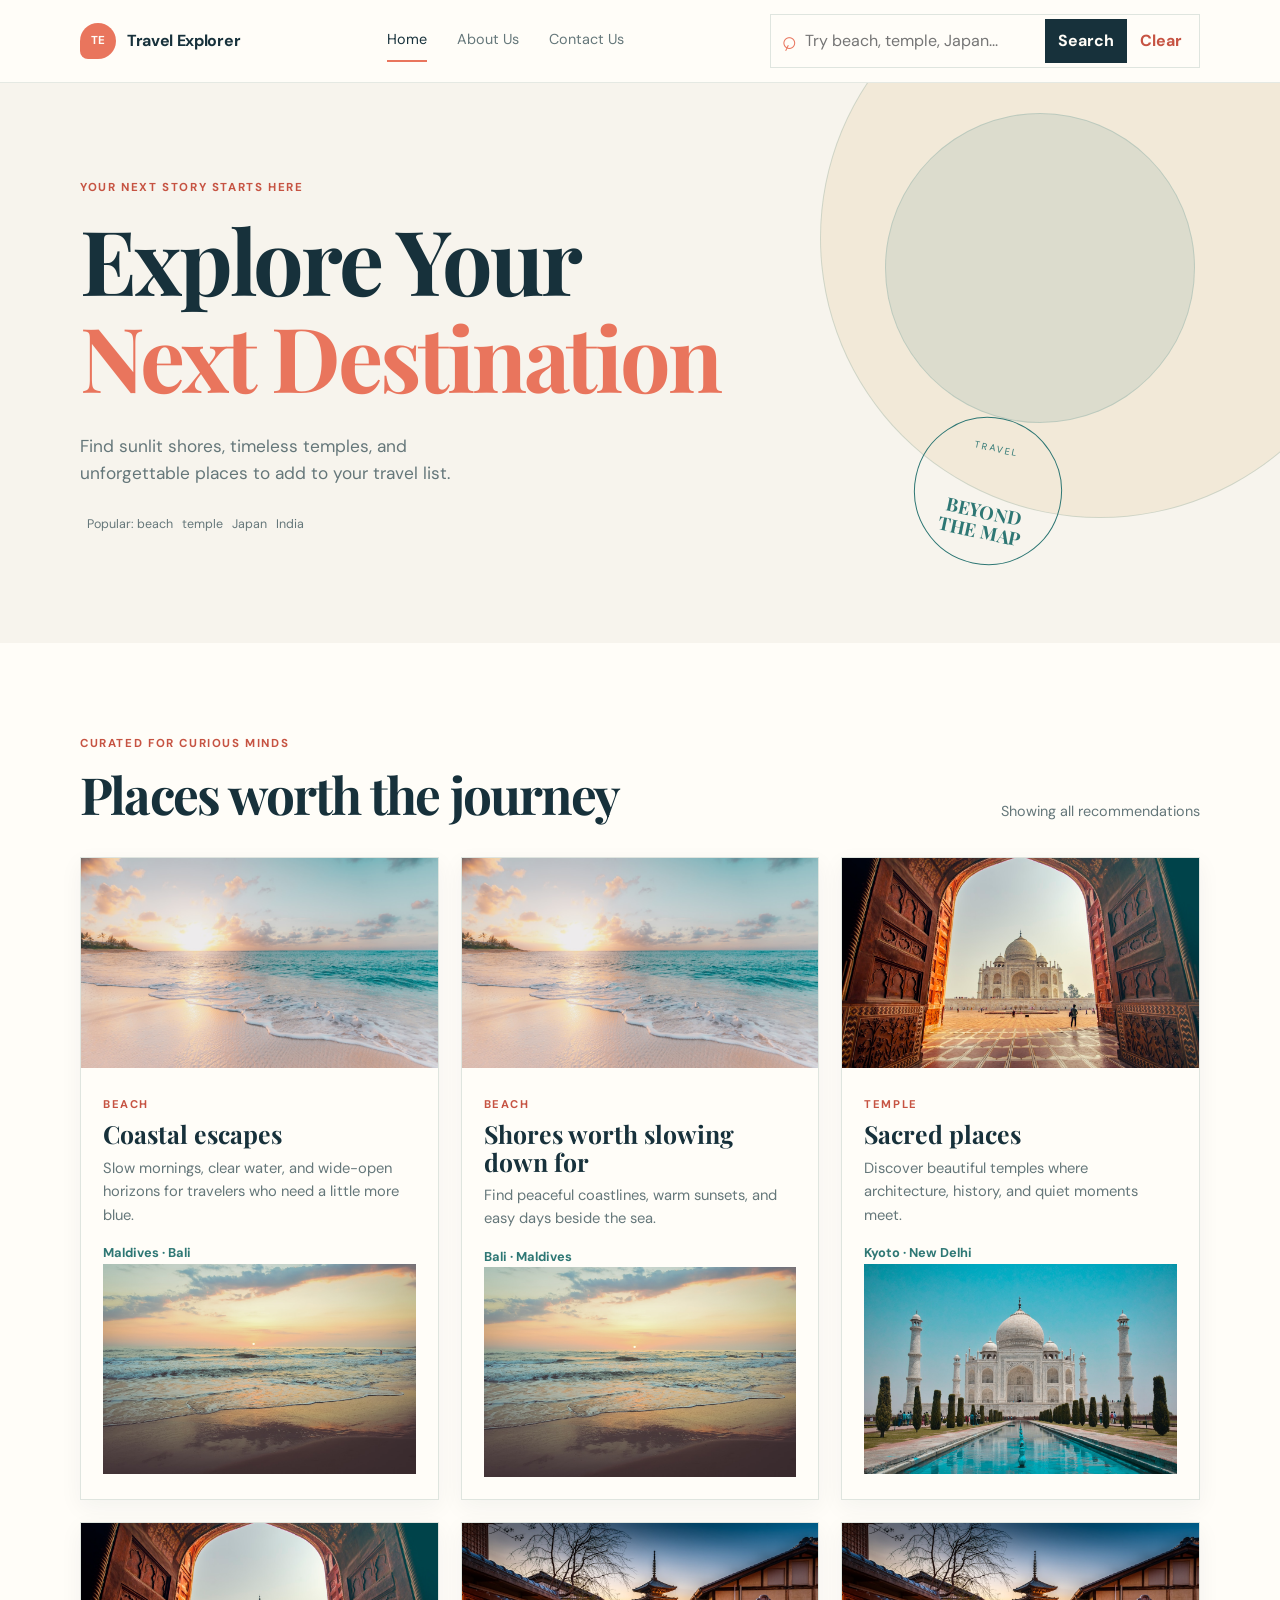
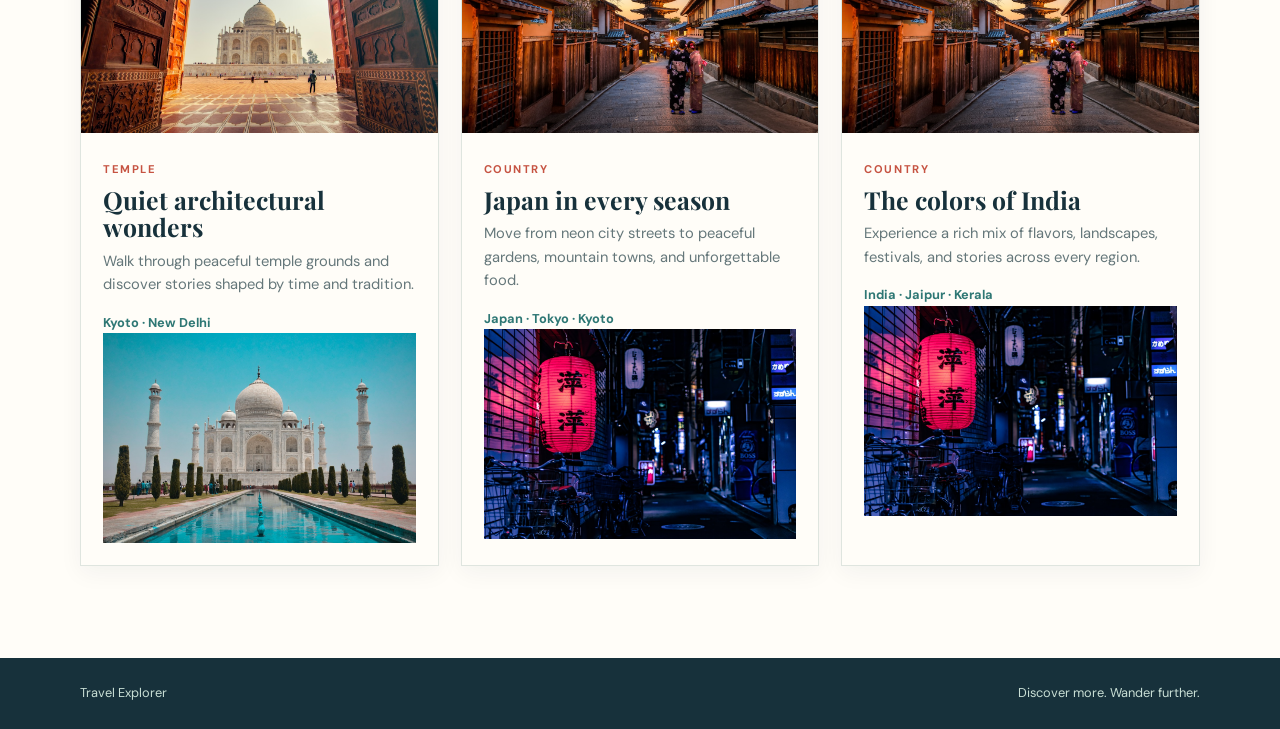
<file: index.html>
<!DOCTYPE html>
<html lang="en">
<head>
  <meta charset="UTF-8">
  <meta name="viewport" content="width=device-width, initial-scale=1.0">
  <meta name="description" content="Travel Explorer helps you discover beautiful beaches, temples, and countries for your next journey.">
  <title>Travel Explorer | Discover Your Next Destination</title>
  <link rel="preconnect" href="https://fonts.googleapis.com">
  <link rel="preconnect" href="https://fonts.gstatic.com" crossorigin>
  <link href="https://fonts.googleapis.com/css2?family=DM+Sans:wght@400;500;700&family=Playfair+Display:wght@600;700&display=swap" rel="stylesheet">
  <link rel="stylesheet" href="style.css">
  <script src="script.js" defer></script>
</head>
<body>
  <header class="site-header">
    <nav class="navbar container" aria-label="Main navigation">
      <a class="brand" href="index.html"><span class="brand-mark">TE</span><span>Travel Explorer</span></a>
      <div class="nav-links">
        <a class="active" href="index.html">Home</a>
        <a href="about.html">About Us</a>
        <a href="contact.html">Contact Us</a>
      </div>
      <form class="search-form" id="searchForm">
        <label class="sr-only" for="searchInput">Search for a destination</label>
        <span class="search-icon" aria-hidden="true">⌕</span>
        <input id="searchInput" type="search" placeholder="Try beach, temple, Japan..." autocomplete="off">
        <button class="button button-dark" type="submit">Search</button>
        <button class="button button-clear" type="button" id="clearButton">Clear</button>
      </form>
    </nav>
  </header>

  <main>
    <section class="hero">
      <div class="hero-shape hero-shape-one"></div>
      <div class="hero-shape hero-shape-two"></div>
      <div class="hero-content container">
        <p class="eyebrow">Your next story starts here</p>
        <h1>Explore Your<br><em>Next Destination</em></h1>
        <p class="hero-copy">Find sunlit shores, timeless temples, and unforgettable places to add to your travel list.</p>
        <p class="search-hint">Popular: beach &nbsp; temple &nbsp; Japan &nbsp; India</p>
      </div>
      <div class="hero-stamp" aria-hidden="true"><span>TRAVEL</span><strong>BEYOND<br>THE MAP</strong></div>
    </section>

    <section class="recommendations section container" id="recommendations">
      <div class="section-heading">
        <div>
          <p class="eyebrow">Curated for curious minds</p>
          <h2>Places worth the journey</h2>
        </div>
        <p id="resultMessage" class="result-message">Showing all recommendations</p>
      </div>
      <div id="recommendationGrid" class="recommendation-grid"></div>
    </section>
  </main>

  <footer class="site-footer">
    <div class="container footer-content"><p>Travel Explorer</p><p>Discover more. Wander further.</p></div>
  </footer>
</body>
</html>
</file>
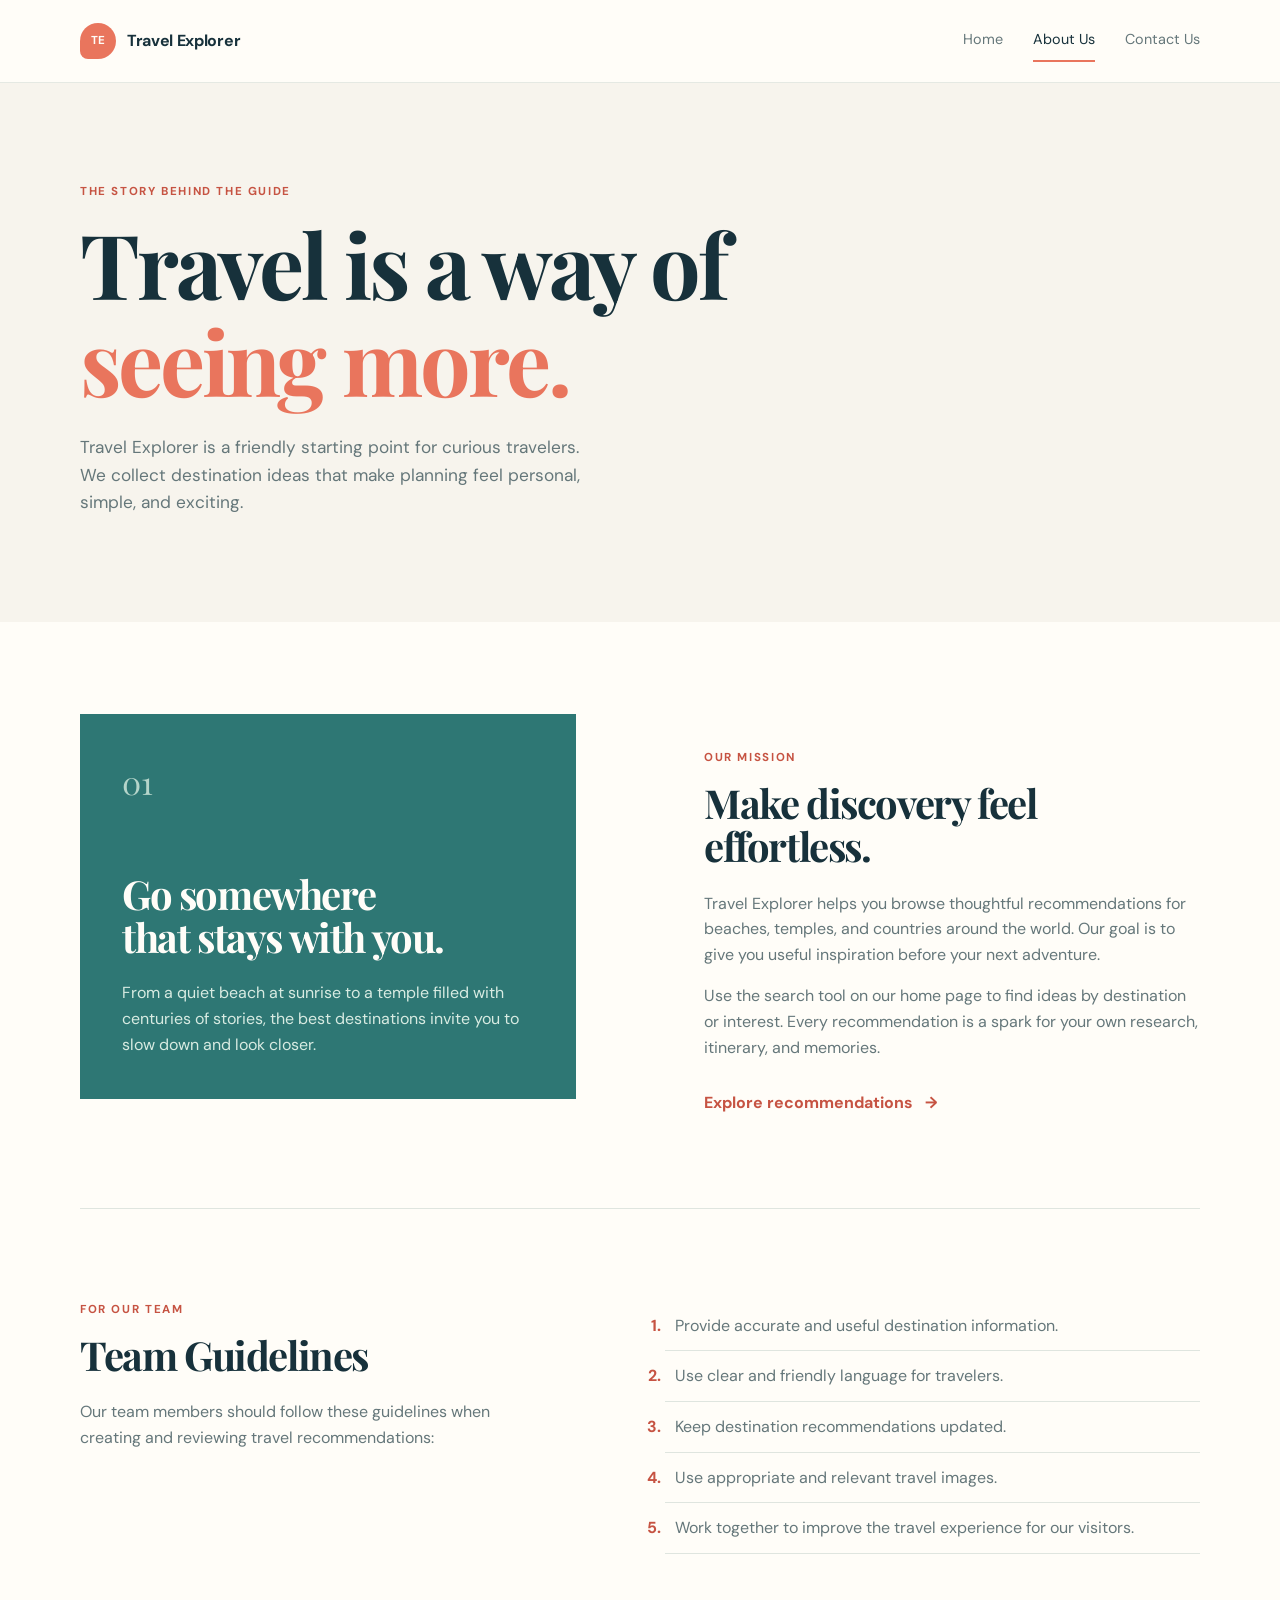
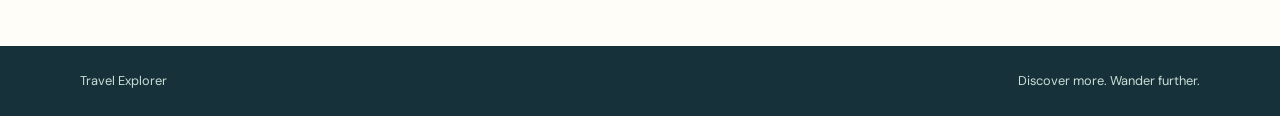
<file: about.html>
<!DOCTYPE html>
<html lang="en">
<head>
  <meta charset="UTF-8">
  <meta name="viewport" content="width=device-width, initial-scale=1.0">
  <meta name="description" content="Learn about Travel Explorer and our mission to make travel discovery more inspiring.">
  <title>About Us | Travel Explorer</title>
  <link rel="preconnect" href="https://fonts.googleapis.com">
  <link rel="preconnect" href="https://fonts.gstatic.com" crossorigin>
  <link href="https://fonts.googleapis.com/css2?family=DM+Sans:wght@400;500;700&family=Playfair+Display:wght@600;700&display=swap" rel="stylesheet">
  <link rel="stylesheet" href="style.css">
</head>
<body>
  <header class="site-header">
    <nav class="navbar container" aria-label="Main navigation">
      <a class="brand" href="index.html"><span class="brand-mark">TE</span><span>Travel Explorer</span></a>
      <div class="nav-links"><a href="index.html">Home</a><a class="active" href="about.html">About Us</a><a href="contact.html">Contact Us</a></div>
    </nav>
  </header>

  <main>
    <section class="page-intro page-intro-about">
      <div class="container narrow-content"><p class="eyebrow">The story behind the guide</p><h1>Travel is a way of<br><em>seeing more.</em></h1><p>Travel Explorer is a friendly starting point for curious travelers. We collect destination ideas that make planning feel personal, simple, and exciting.</p></div>
    </section>
    <section class="about-layout section container">
      <div class="about-highlight"><span class="big-number">01</span><h2>Go somewhere<br>that stays with you.</h2><p>From a quiet beach at sunrise to a temple filled with centuries of stories, the best destinations invite you to slow down and look closer.</p></div>
      <div class="about-copy"><p class="eyebrow">Our mission</p><h2>Make discovery feel effortless.</h2><p>Travel Explorer helps you browse thoughtful recommendations for beaches, temples, and countries around the world. Our goal is to give you useful inspiration before your next adventure.</p><p>Use the search tool on our home page to find ideas by destination or interest. Every recommendation is a spark for your own research, itinerary, and memories.</p><a class="text-link" href="index.html">Explore recommendations <span aria-hidden="true">→</span></a></div>
    </section>
    <section class="team-guidelines section container">
      <div class="team-guidelines-copy">
        <p class="eyebrow">For our team</p>
        <h2>Team Guidelines</h2>
        <p>Our team members should follow these guidelines when creating and reviewing travel recommendations:</p>
      </div>
      <ol class="team-guidelines-list">
        <li>Provide accurate and useful destination information.</li>
        <li>Use clear and friendly language for travelers.</li>
        <li>Keep destination recommendations updated.</li>
        <li>Use appropriate and relevant travel images.</li>
        <li>Work together to improve the travel experience for our visitors.</li>
      </ol>
    </section>
  </main>
  <footer class="site-footer"><div class="container footer-content"><p>Travel Explorer</p><p>Discover more. Wander further.</p></div></footer>
</body>
</html>
</file>
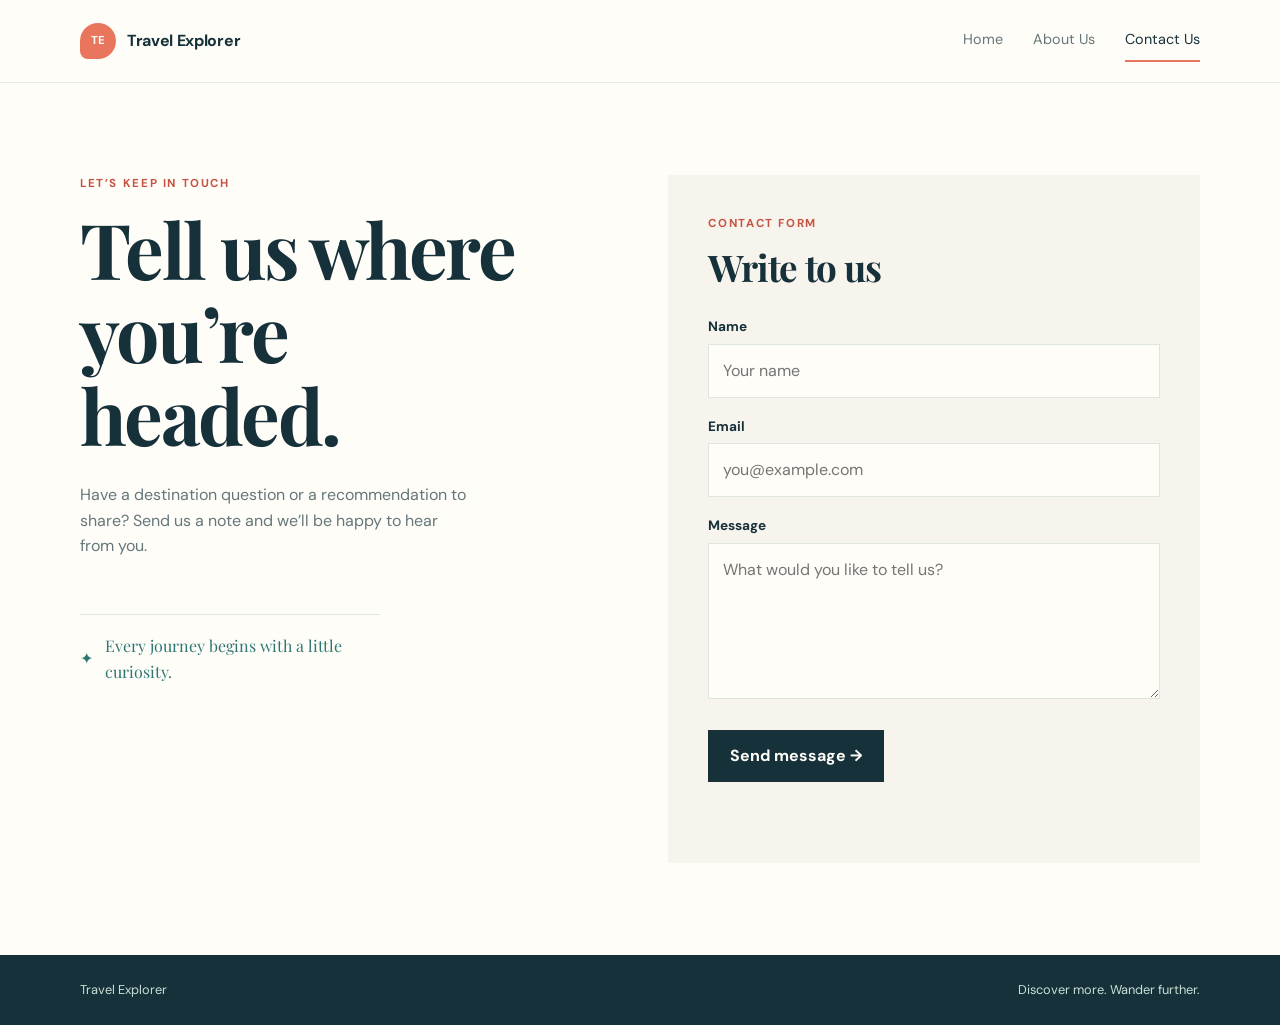
<file: contact.html>
<!DOCTYPE html>
<html lang="en">
<head>
  <meta charset="UTF-8">
  <meta name="viewport" content="width=device-width, initial-scale=1.0">
  <meta name="description" content="Contact the Travel Explorer team.">
  <title>Contact Us | Travel Explorer</title>
  <link rel="preconnect" href="https://fonts.googleapis.com">
  <link rel="preconnect" href="https://fonts.gstatic.com" crossorigin>
  <link href="https://fonts.googleapis.com/css2?family=DM+Sans:wght@400;500;700&family=Playfair+Display:wght@600;700&display=swap" rel="stylesheet">
  <link rel="stylesheet" href="style.css">
  <script src="script.js" defer></script>
</head>
<body>
  <header class="site-header">
    <nav class="navbar container" aria-label="Main navigation">
      <a class="brand" href="index.html"><span class="brand-mark">TE</span><span>Travel Explorer</span></a>
      <div class="nav-links"><a href="index.html">Home</a><a href="about.html">About Us</a><a class="active" href="contact.html">Contact Us</a></div>
    </nav>
  </header>

  <main>
    <section class="contact-section section container">
      <div class="contact-intro"><p class="eyebrow">Let’s keep in touch</p><h1>Tell us where<br>you’re headed.</h1><p>Have a destination question or a recommendation to share? Send us a note and we’ll be happy to hear from you.</p><div class="contact-note"><span>✦</span><p>Every journey begins with a little curiosity.</p></div></div>
      <form class="contact-form" id="contactForm">
        <div class="form-heading"><p class="eyebrow">Contact form</p><h2>Write to us</h2></div>
        <label for="name">Name</label><input id="name" name="name" type="text" required placeholder="Your name">
        <label for="email">Email</label><input id="email" name="email" type="email" required placeholder="you@example.com">
        <label for="message">Message</label><textarea id="message" name="message" rows="5" required placeholder="What would you like to tell us?"></textarea>
        <button class="button button-dark" type="submit">Send message <span aria-hidden="true">→</span></button>
        <p id="successMessage" class="success-message" role="status" aria-live="polite"></p>
      </form>
    </section>
  </main>
  <footer class="site-footer"><div class="container footer-content"><p>Travel Explorer</p><p>Discover more. Wander further.</p></div></footer>
</body>
</html>
</file>
<file: style.css>
:root {
  --ink: #17313b;
  --muted: #65777a;
  --cream: #f7f4ed;
  --paper: #fffdf8;
  --coral: #e9755d;
  --coral-dark: #c65342;
  --teal: #2e7774;
  --line: #dfe5df;
  --shadow: 0 18px 45px rgba(23, 49, 59, 0.11);
}

* { box-sizing: border-box; }
html { scroll-behavior: smooth; }
body { margin: 0; color: var(--ink); background: var(--paper); font-family: "DM Sans", sans-serif; line-height: 1.6; }
a { color: inherit; text-decoration: none; }
.container { width: min(1120px, calc(100% - 48px)); margin: 0 auto; }
.site-header { position: relative; z-index: 2; background: var(--paper); border-bottom: 1px solid rgba(223, 229, 223, .8); }
.navbar { min-height: 82px; display: flex; align-items: center; justify-content: space-between; gap: 18px; flex-wrap: wrap; }
.brand { display: flex; align-items: center; gap: 11px; color: var(--ink); font-weight: 700; letter-spacing: -.02em; }
.brand-mark { display: grid; place-items: center; width: 36px; height: 36px; color: var(--paper); background: var(--coral); border-radius: 50% 50% 50% 8px; font-size: .72rem; }
.nav-links { display: flex; align-items: center; gap: 30px; font-size: .9rem; color: var(--muted); }
.nav-links a { padding: 8px 0; border-bottom: 2px solid transparent; transition: color .2s, border-color .2s; }
.nav-links a:hover, .nav-links a.active { color: var(--ink); border-color: var(--coral); }
.navbar .search-form { width: min(430px, 100%); padding: 4px 4px 4px 10px; box-shadow: none; }
.navbar .search-form input { padding: 8px; }
.navbar .search-form .button { padding: 9px 13px; }
.hero { position: relative; overflow: hidden; min-height: 560px; display: flex; align-items: center; background: var(--cream); }
.hero-content { position: relative; z-index: 1; padding: 76px 0 88px; }
.eyebrow { margin: 0 0 14px; color: var(--coral-dark); font-size: .72rem; font-weight: 700; letter-spacing: .14em; text-transform: uppercase; }
h1, h2 { margin: 0; font-family: "Playfair Display", Georgia, serif; line-height: 1.08; letter-spacing: -.035em; }
h1 { font-size: clamp(3.2rem, 7vw, 6.3rem); }
h1 em, .page-intro h1 em { color: var(--coral); font-style: normal; }
.hero-copy { max-width: 425px; margin: 28px 0 27px; color: var(--muted); font-size: 1.08rem; }
.search-form { display: flex; align-items: center; width: min(540px, 100%); padding: 7px 7px 7px 18px; background: var(--paper); border: 1px solid var(--line); box-shadow: var(--shadow); }
.search-icon { color: var(--coral); font-size: 1.6rem; line-height: 1; transform: rotate(-20deg); }
.search-form input { min-width: 0; flex: 1; padding: 12px; border: 0; outline: 0; color: var(--ink); background: transparent; font: inherit; }
.search-hint { margin: 12px 0 0 7px; color: var(--muted); font-size: .78rem; }
.button { border: 0; padding: 13px 22px; cursor: pointer; font: inherit; font-weight: 700; transition: transform .2s, background .2s; }
.button:hover { transform: translateY(-2px); }
.button-dark { color: var(--paper); background: var(--ink); }
.button-dark:hover { background: var(--teal); }
.button-clear { color: var(--coral-dark); background: transparent; }
.button-clear:hover { background: var(--cream); }
.hero-shape { position: absolute; border-radius: 50%; border: 1px solid rgba(46, 119, 116, .18); }
.hero-shape-one { width: 560px; height: 560px; right: -100px; top: -125px; background: rgba(229, 197, 142, .22); }
.hero-shape-two { width: 310px; height: 310px; right: 85px; top: 30px; background: rgba(46, 119, 116, .11); }
.hero-stamp { position: absolute; right: 17%; bottom: 78px; z-index: 1; display: grid; place-items: center; width: 148px; height: 148px; color: var(--teal); border: 1px solid var(--teal); border-radius: 50%; text-align: center; transform: rotate(12deg); }
.hero-stamp span { font-size: .58rem; letter-spacing: .23em; } .hero-stamp strong { font-family: "Playfair Display", Georgia, serif; font-size: 1.15rem; line-height: 1.05; }
.section { padding-top: 92px; padding-bottom: 92px; }
.section-heading { display: flex; align-items: end; justify-content: space-between; gap: 24px; margin-bottom: 34px; }
h2 { font-size: clamp(2rem, 4vw, 3.4rem); }
.result-message { margin: 0; color: var(--muted); font-size: .9rem; }
.recommendation-grid { display: grid; grid-template-columns: repeat(3, 1fr); gap: 22px; }
.recommendation-card { overflow: hidden; background: var(--paper); border: 1px solid var(--line); box-shadow: 0 7px 22px rgba(23, 49, 59, .05); transition: transform .25s, box-shadow .25s; }
.recommendation-card:hover { transform: translateY(-7px); box-shadow: var(--shadow); }
.card-image { width: 100%; height: 210px; object-fit: cover; display: block; background: var(--cream); }
.card-body { padding: 22px; } .card-category { color: var(--coral-dark); font-size: .7rem; font-weight: 700; letter-spacing: .14em; text-transform: uppercase; }
.card-body h3 { margin: 5px 0 9px; font-family: "Playfair Display", Georgia, serif; font-size: 1.55rem; line-height: 1.1; }
.card-body p { margin: 0; color: var(--muted); font-size: .92rem; }
.card-location { display: block; margin-top: 16px; color: var(--teal); font-size: .8rem; font-weight: 700; }
.no-results { grid-column: 1 / -1; padding: 42px; color: var(--muted); background: var(--cream); text-align: center; }
.page-intro { padding: 100px 0 105px; background: var(--cream); }
.narrow-content { max-width: 1120px; } .page-intro p:last-child { max-width: 510px; margin: 25px 0 0; color: var(--muted); font-size: 1.08rem; }
.about-layout { display: grid; grid-template-columns: 1fr 1fr; gap: clamp(50px, 10vw, 145px); align-items: start; }
.about-highlight { padding: 42px; background: var(--teal); color: var(--paper); }
.big-number { display: block; margin-bottom: 65px; color: #b5d5ca; font-family: "Playfair Display", Georgia, serif; font-size: 2rem; }
.about-highlight h2 { font-size: 2.5rem; } .about-highlight p { margin: 22px 0 0; color: #d8ebe2; }
.about-copy { padding-top: 35px; } .about-copy h2 { margin-bottom: 23px; font-size: 2.5rem; } .about-copy p:not(.eyebrow) { color: var(--muted); }
.text-link { display: inline-block; margin-top: 14px; color: var(--coral-dark); font-weight: 700; } .text-link span { margin-left: 8px; }
.team-guidelines { display: grid; grid-template-columns: .85fr 1.15fr; gap: clamp(50px, 10vw, 145px); border-top: 1px solid var(--line); }
.team-guidelines-copy h2 { margin-bottom: 23px; font-size: 2.5rem; } .team-guidelines-copy > p:last-child { max-width: 430px; color: var(--muted); }
.team-guidelines-list { margin: 0; padding: 0 0 0 2.2rem; color: var(--muted); } .team-guidelines-list li { padding: 12px 0 12px 10px; border-bottom: 1px solid var(--line); } .team-guidelines-list li::marker { color: var(--coral-dark); font-weight: 700; }
.contact-section { display: grid; grid-template-columns: .9fr 1.1fr; gap: clamp(50px, 12vw, 160px); align-items: start; }
.contact-intro h1 { font-size: clamp(3rem, 6vw, 5.5rem); } .contact-intro > p:not(.eyebrow) { max-width: 390px; margin-top: 26px; color: var(--muted); }
.contact-note { display: flex; gap: 12px; align-items: center; max-width: 300px; margin-top: 55px; padding-top: 18px; border-top: 1px solid var(--line); color: var(--teal); } .contact-note p { margin: 0; font-family: "Playfair Display", Georgia, serif; }
.contact-form { padding: 40px; background: var(--cream); } .form-heading { margin-bottom: 29px; } .form-heading h2 { font-size: 2.3rem; }
.contact-form label { display: block; margin: 18px 0 6px; font-size: .85rem; font-weight: 700; }
.contact-form input, .contact-form textarea { width: 100%; padding: 13px 14px; resize: vertical; border: 1px solid var(--line); outline-color: var(--teal); background: var(--paper); color: var(--ink); font: inherit; }
.contact-form .button { margin-top: 24px; } .success-message { min-height: 25px; margin: 16px 0 0; color: var(--teal); font-weight: 700; }
.site-footer { color: #c9dfd5; background: var(--ink); } .footer-content { display: flex; justify-content: space-between; padding: 25px 0; font-size: .8rem; } .footer-content p { margin: 0; }
.sr-only { position: absolute; width: 1px; height: 1px; padding: 0; overflow: hidden; clip: rect(0, 0, 0, 0); white-space: nowrap; border: 0; }
@media (max-width: 720px) {
  .container { width: min(100% - 32px, 560px); } .navbar { min-height: 72px; align-items: flex-start; padding-top: 16px; padding-bottom: 15px; flex-direction: column; gap: 10px; } .nav-links { width: 100%; justify-content: space-between; gap: 10px; font-size: .82rem; } .navbar .search-form { width: 100%; }
  .hero { min-height: 610px; align-items: flex-start; } .hero-content { padding-top: 70px; } h1 { font-size: clamp(3rem, 15vw, 5rem); } .hero-stamp { right: 12px; bottom: 22px; width: 112px; height: 112px; } .hero-stamp strong { font-size: .9rem; }
  .section { padding-top: 65px; padding-bottom: 65px; } .section-heading { display: block; } .result-message { margin-top: 16px; } .recommendation-grid { grid-template-columns: 1fr; }
  .page-intro { padding: 70px 0 75px; } .about-layout, .team-guidelines, .contact-section { grid-template-columns: 1fr; gap: 28px; } .about-copy { padding-top: 10px; } .about-highlight { padding: 28px; } .big-number { margin-bottom: 40px; } .contact-form { padding: 26px 20px; }
  .footer-content { display: block; } .footer-content p + p { margin-top: 5px; }
}
</file>
